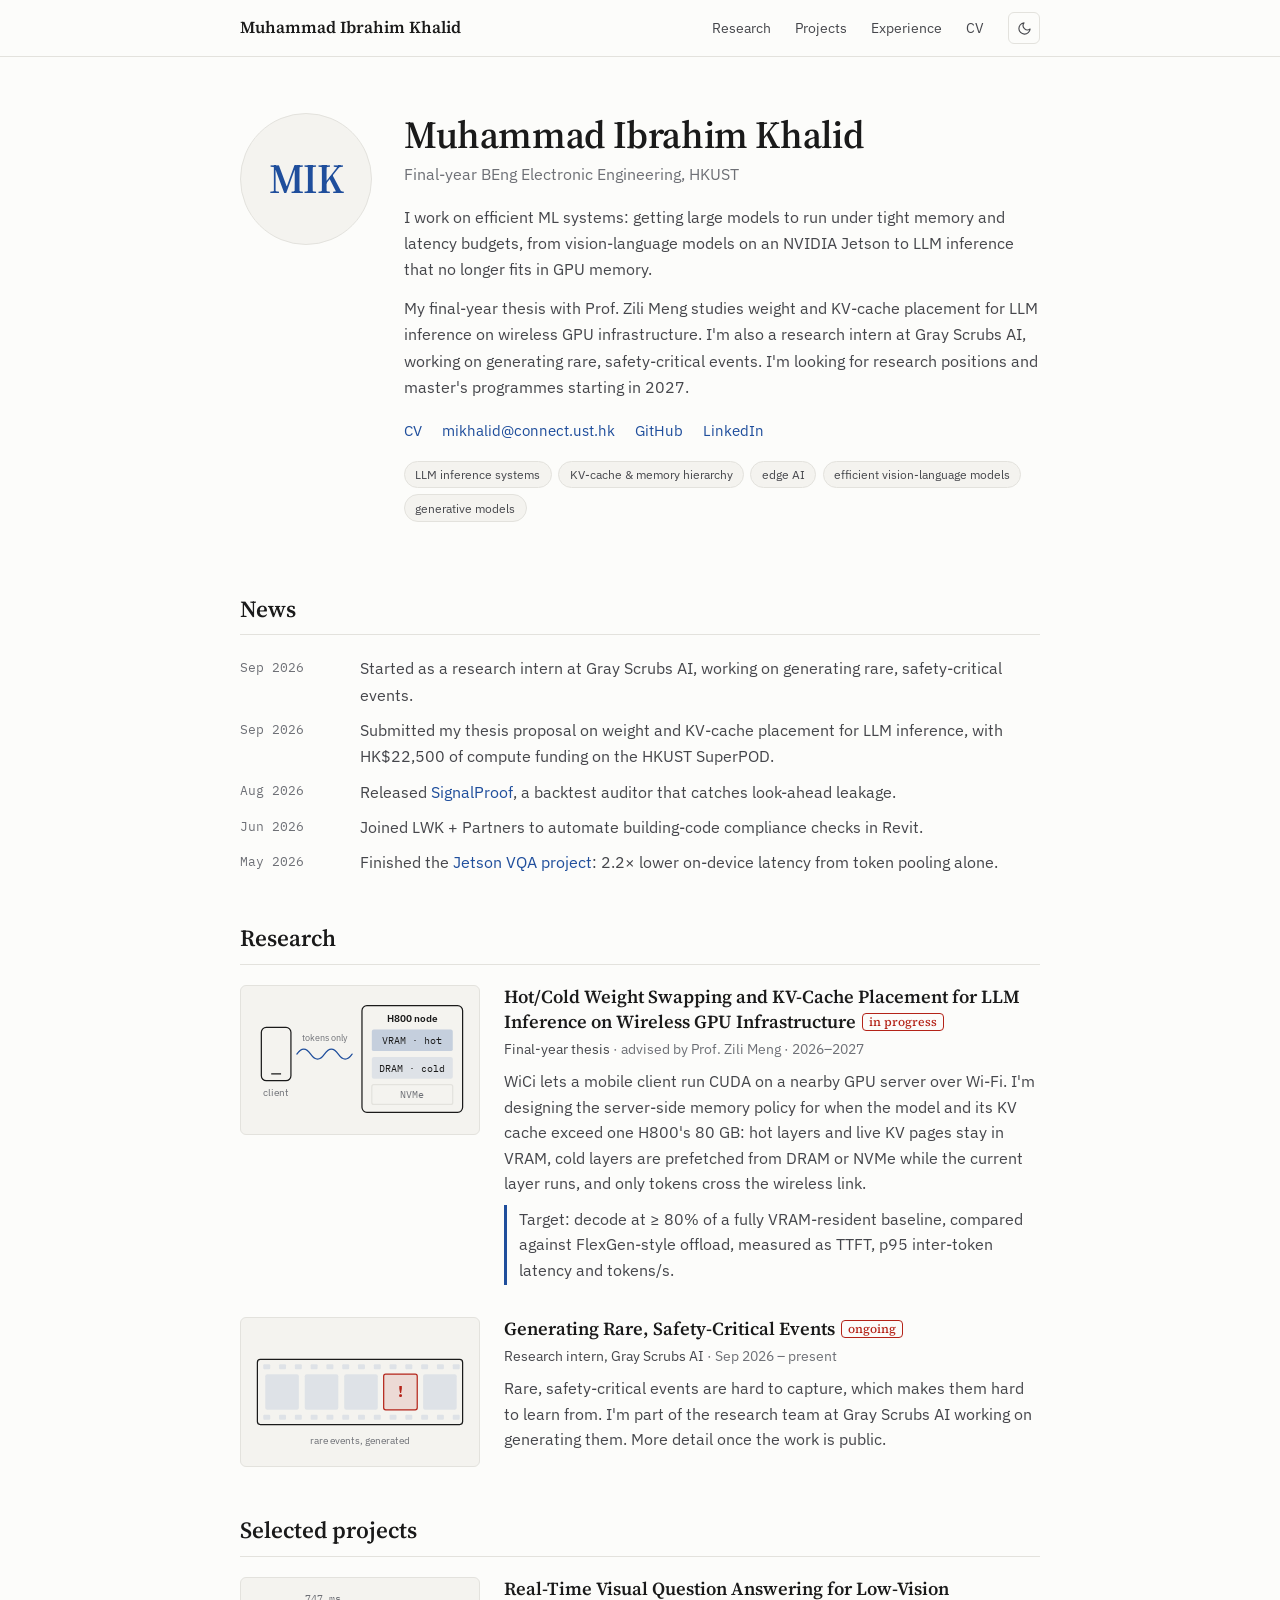
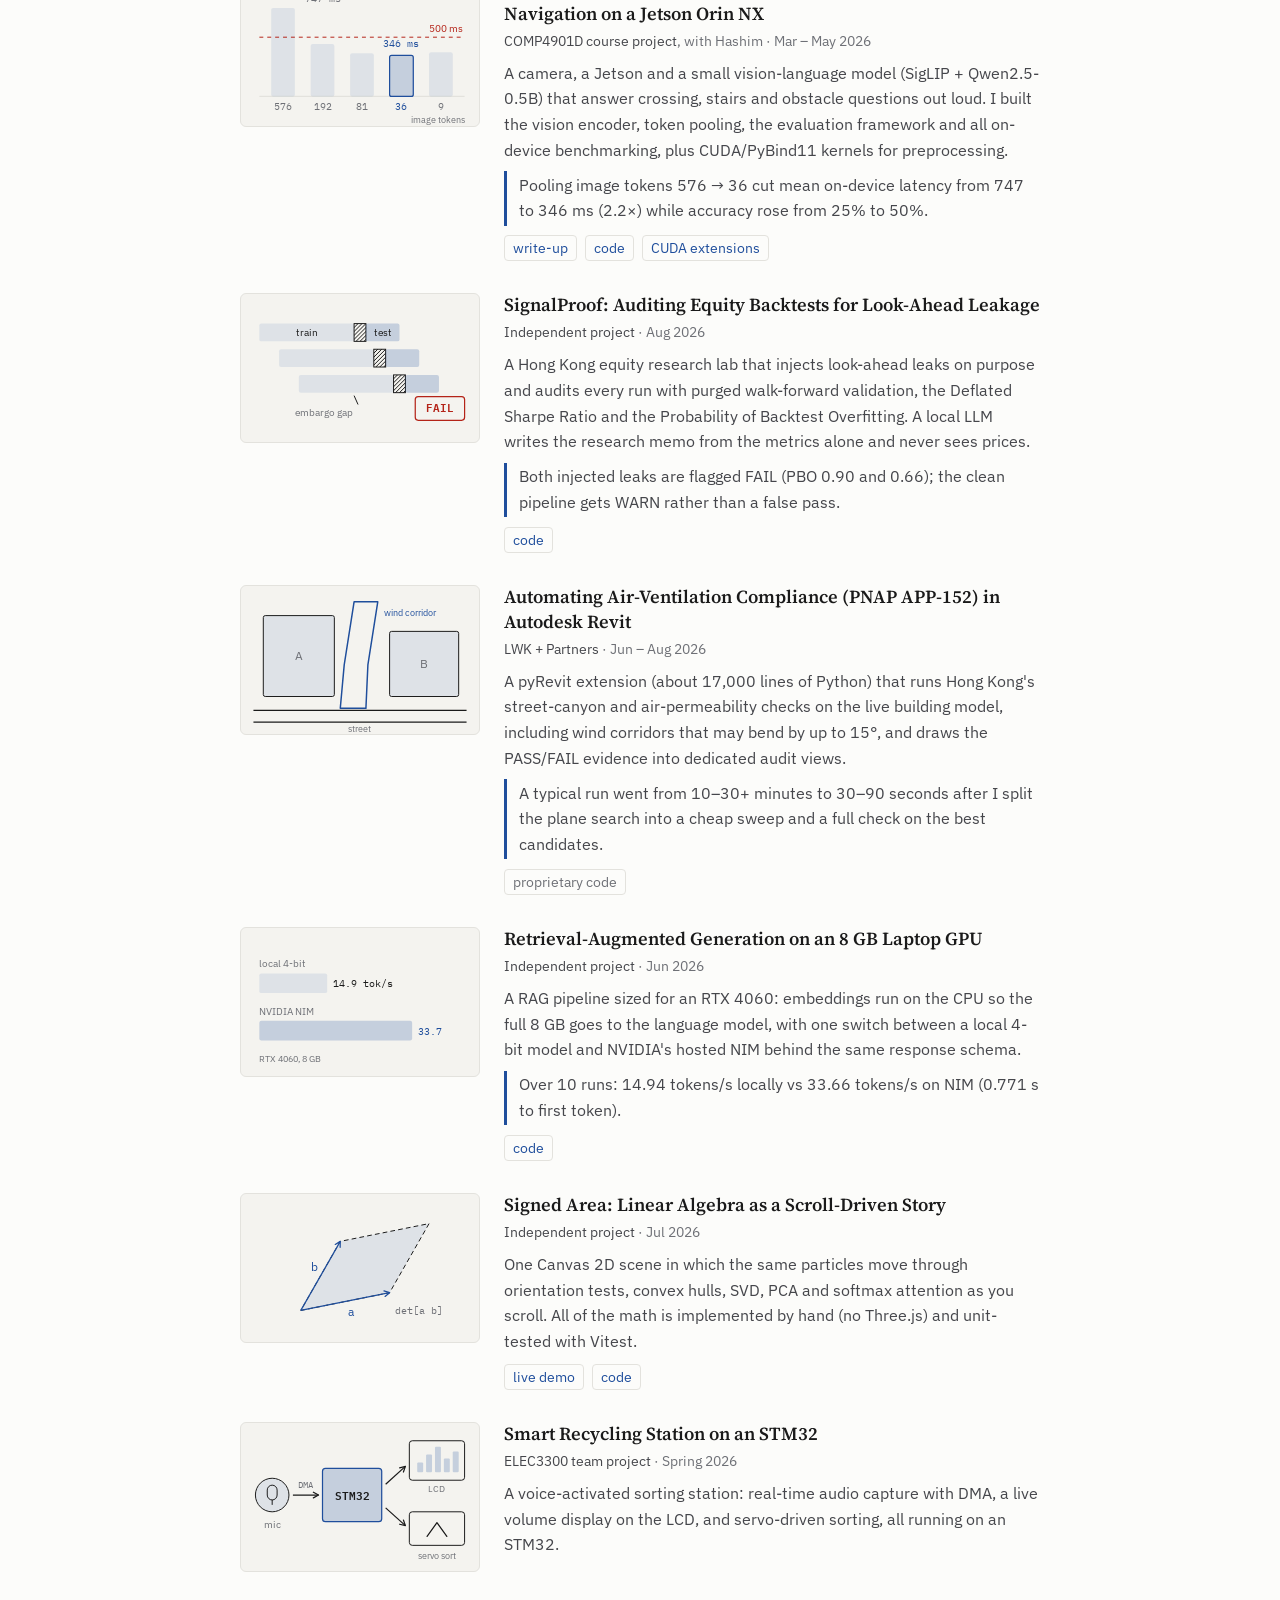
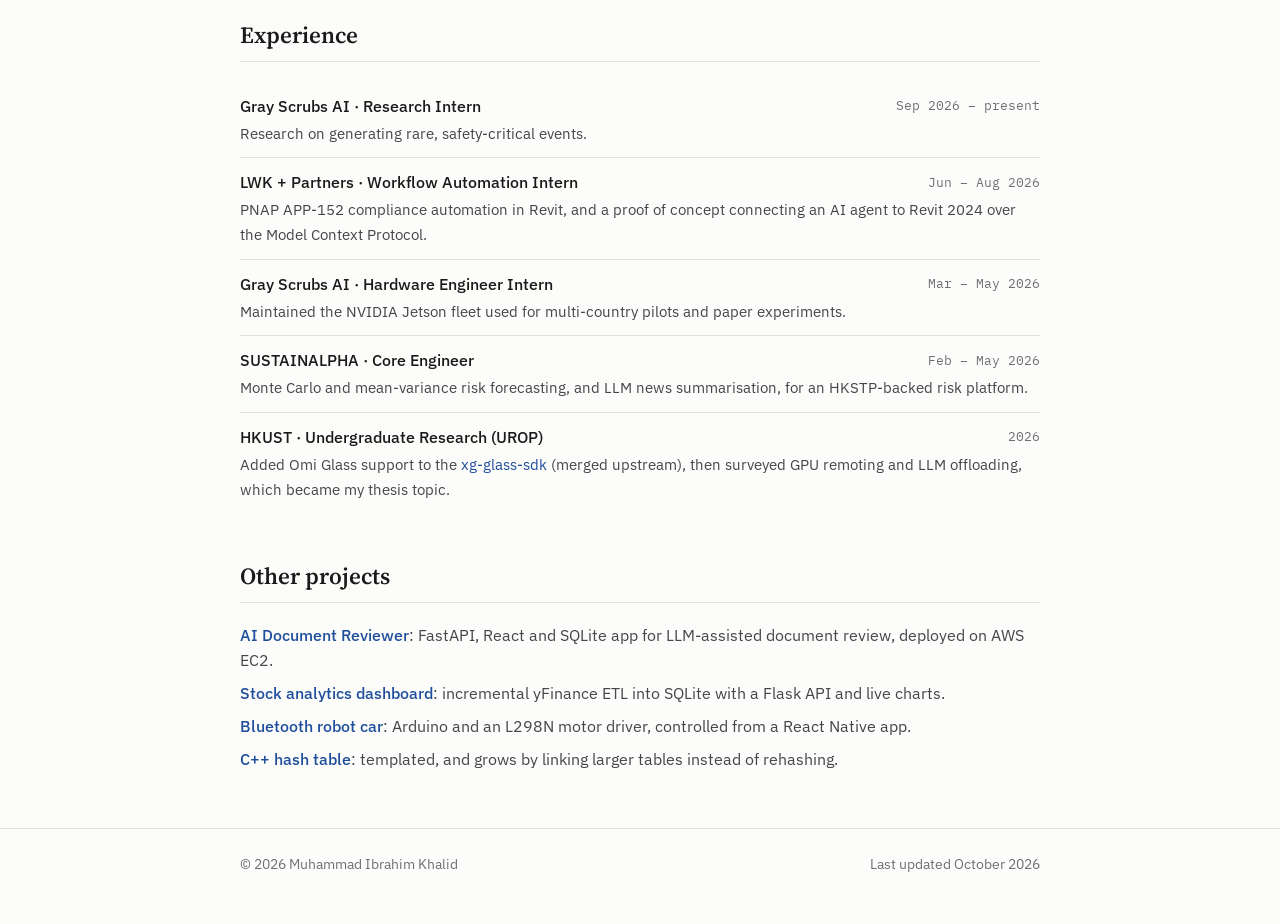
<file: index.html>
<!DOCTYPE html>
<html lang="en">
<head>
    <meta charset="UTF-8">
    <meta name="viewport" content="width=device-width, initial-scale=1.0">
    <title>Muhammad Ibrahim Khalid</title>
    <meta name="description" content="Muhammad Ibrahim Khalid, final-year Electronic Engineering student at HKUST working on efficient ML systems: LLM inference memory, edge AI on NVIDIA Jetson, and generating rare, safety-critical events.">
    <script>
        try {
            var saved = localStorage.getItem('ibr-theme');
            if (saved === 'light' || saved === 'dark') document.documentElement.setAttribute('data-theme', saved);
        } catch (e) {}
    </script>
    <link rel="preconnect" href="https://fonts.googleapis.com">
    <link rel="preconnect" href="https://fonts.gstatic.com" crossorigin>
    <link href="https://fonts.googleapis.com/css2?family=IBM+Plex+Mono:wght@400;500&family=IBM+Plex+Sans:wght@400;500;600&family=Source+Serif+4:opsz,wght@8..60,600&display=swap" rel="stylesheet">
    <link rel="stylesheet" href="assets/css/site.css">
    <link rel="icon" href="data:image/svg+xml,<svg xmlns='http://www.w3.org/2000/svg' viewBox='0 0 32 32'><circle cx='16' cy='16' r='15' fill='%231F4E9C'/><text x='16' y='21' font-size='12' font-family='Georgia,serif' font-weight='600' fill='white' text-anchor='middle'>MIK</text></svg>">
</head>
<body>
    <header class="topbar">
        <div class="wrap">
            <a href="./" class="brand">Muhammad Ibrahim Khalid</a>
            <nav class="topnav" aria-label="Main">
                <a href="#research">Research</a>
                <a href="#projects">Projects</a>
                <a href="#experience" class="hide-sm">Experience</a>
                <a href="assets/Ibrahim_Khalid_CV.pdf">CV</a>
                <button class="theme-toggle" id="theme-toggle" type="button" aria-label="Switch between light and dark">
                    <svg width="15" height="15" viewBox="0 0 24 24" fill="none" stroke="currentColor" stroke-width="1.8" stroke-linecap="round" stroke-linejoin="round" aria-hidden="true"></svg>
                </button>
            </nav>
        </div>
    </header>

    <main class="wrap">
        <section class="intro">
            <div class="monogram" aria-hidden="true">MIK</div>
            <div>
                <h1>Muhammad Ibrahim Khalid</h1>
                <p class="role">Final-year BEng Electronic Engineering, HKUST</p>
                <div class="bio">
                    <p>
                        I work on efficient ML systems: getting large models to run under tight memory and latency budgets,
                        from vision-language models on an NVIDIA Jetson to LLM inference that no longer fits in GPU memory.
                    </p>
                    <p>
                        My final-year thesis with Prof. Zili Meng studies weight and KV-cache placement for LLM inference on wireless GPU infrastructure.
                        I'm also a research intern at Gray Scrubs AI, working on generating rare, safety-critical events.
                        I'm looking for research positions and master's programmes starting in 2027.
                    </p>
                </div>
                <div class="links">
                    <a href="assets/Ibrahim_Khalid_CV.pdf">CV</a>
                    <a href="mailto:mikhalid@connect.ust.hk">mikhalid@connect.ust.hk</a>
                    <a href="https://github.com/1brah1" target="_blank" rel="noopener noreferrer">GitHub</a>
                    <a href="https://www.linkedin.com/in/muhammad-ibrahim-khalid-475621382/" target="_blank" rel="noopener noreferrer">LinkedIn</a>
                </div>
                <div class="interests" aria-label="Research interests">
                    <span class="chip">LLM inference systems</span>
                    <span class="chip">KV-cache &amp; memory hierarchy</span>
                    <span class="chip">edge AI</span>
                    <span class="chip">efficient vision-language models</span>
                    <span class="chip">generative models</span>
                </div>
            </div>
        </section>

        <section class="block" aria-labelledby="news-title">
            <h2 id="news-title">News</h2>
            <ul class="news">
                <li><time datetime="2026-09">Sep 2026</time><span>Started as a research intern at Gray Scrubs AI, working on generating rare, safety-critical events.</span></li>
                <li><time datetime="2026-09-25">Sep 2026</time><span>Submitted my thesis proposal on weight and KV-cache placement for LLM inference, with HK$22,500 of compute funding on the HKUST SuperPOD.</span></li>
                <li><time datetime="2026-08">Aug 2026</time><span>Released <a href="https://github.com/1brah1/SignalProof" target="_blank" rel="noopener noreferrer">SignalProof</a>, a backtest auditor that catches look-ahead leakage.</span></li>
                <li><time datetime="2026-06">Jun 2026</time><span>Joined LWK + Partners to automate building-code compliance checks in Revit.</span></li>
                <li><time datetime="2026-05">May 2026</time><span>Finished the <a href="jetson/">Jetson VQA project</a>: 2.2× lower on-device latency from token pooling alone.</span></li>
            </ul>
        </section>

        <section class="block" id="research" aria-labelledby="research-title">
            <h2 id="research-title">Research</h2>
            <ul class="items">
                <li class="item">
                    <div class="thumb" data-diagram="thesis" aria-label="A client sends only tokens over Wi-Fi to an H800 node whose memory is split into VRAM, DRAM and NVMe tiers"></div>
                    <div>
                        <h3>Hot/Cold Weight Swapping and KV-Cache Placement for LLM Inference on Wireless GPU Infrastructure<span class="status">in progress</span></h3>
                        <p class="byline"><em>Final-year thesis</em> · advised by Prof. Zili Meng · 2026–2027</p>
                        <p>
                            WiCi lets a mobile client run CUDA on a nearby GPU server over Wi-Fi. I'm designing the server-side memory policy for when the model and its KV cache exceed one H800's 80 GB:
                            hot layers and live KV pages stay in VRAM, cold layers are prefetched from DRAM or NVMe while the current layer runs, and only tokens cross the wireless link.
                        </p>
                        <p class="result">Target: decode at ≥ 80% of a fully VRAM-resident baseline, compared against FlexGen-style offload, measured as TTFT, p95 inter-token latency and tokens/s.</p>
                    </div>
                </li>
                <li class="item">
                    <div class="thumb" data-diagram="rareVideo" aria-label="A strip of frames with one highlighted frame, standing for a rare event"></div>
                    <div>
                        <h3>Generating Rare, Safety-Critical Events<span class="status">ongoing</span></h3>
                        <p class="byline"><em>Research intern, Gray Scrubs AI</em> · Sep 2026 – present</p>
                        <p>
                            Rare, safety-critical events are hard to capture, which makes them hard to learn from.
                            I'm part of the research team at Gray Scrubs AI working on generating them. More detail once the work is public.
                        </p>
                    </div>
                </li>
            </ul>
        </section>

        <section class="block" id="projects" aria-labelledby="projects-title">
            <h2 id="projects-title">Selected projects</h2>
            <ul class="items">
                <li class="item">
                    <a class="thumb" href="jetson/" data-diagram="jetsonThumb" aria-label="Bar chart of mean latency by image-token count, with 36 tokens the fastest"></a>
                    <div>
                        <h3><a href="jetson/">Real-Time Visual Question Answering for Low-Vision Navigation on a Jetson Orin NX</a></h3>
                        <p class="byline"><em>COMP4901D course project</em>, with Hashim · Mar – May 2026</p>
                        <p>
                            A camera, a Jetson and a small vision-language model (SigLIP + Qwen2.5-0.5B) that answer crossing, stairs and obstacle questions out loud.
                            I built the vision encoder, token pooling, the evaluation framework and all on-device benchmarking, plus CUDA/PyBind11 kernels for preprocessing.
                        </p>
                        <p class="result">Pooling image tokens 576 → 36 cut mean on-device latency from 747 to 346 ms (2.2×) while accuracy rose from 25% to 50%.</p>
                        <div class="item-links">
                            <a href="jetson/">write-up</a>
                            <a href="https://github.com/1brah1/VQA_Project-COMP4901D-" target="_blank" rel="noopener noreferrer">code</a>
                            <a href="https://github.com/1brah1/jetson-vqa-cpp-extensions" target="_blank" rel="noopener noreferrer">CUDA extensions</a>
                        </div>
                    </div>
                </li>
                <li class="item">
                    <div class="thumb" data-diagram="signalproof" aria-label="Walk-forward train and test windows separated by an embargo gap, ending in a FAIL verdict"></div>
                    <div>
                        <h3><a href="https://github.com/1brah1/SignalProof" target="_blank" rel="noopener noreferrer">SignalProof: Auditing Equity Backtests for Look-Ahead Leakage</a></h3>
                        <p class="byline"><em>Independent project</em> · Aug 2026</p>
                        <p>
                            A Hong Kong equity research lab that injects look-ahead leaks on purpose and audits every run with purged walk-forward validation, the Deflated Sharpe Ratio and the Probability of Backtest Overfitting.
                            A local LLM writes the research memo from the metrics alone and never sees prices.
                        </p>
                        <p class="result">Both injected leaks are flagged FAIL (PBO 0.90 and 0.66); the clean pipeline gets WARN rather than a false pass.</p>
                        <div class="item-links"><a href="https://github.com/1brah1/SignalProof" target="_blank" rel="noopener noreferrer">code</a></div>
                    </div>
                </li>
                <li class="item">
                    <div class="thumb" data-diagram="sbd" aria-label="Plan view of two towers with a wind corridor between them"></div>
                    <div>
                        <h3>Automating Air-Ventilation Compliance (PNAP APP-152) in Autodesk Revit</h3>
                        <p class="byline"><em>LWK + Partners</em> · Jun – Aug 2026</p>
                        <p>
                            A pyRevit extension (about 17,000 lines of Python) that runs Hong Kong's street-canyon and air-permeability checks on the live building model,
                            including wind corridors that may bend by up to 15°, and draws the PASS/FAIL evidence into dedicated audit views.
                        </p>
                        <p class="result">A typical run went from 10–30+ minutes to 30–90 seconds after I split the plane search into a cheap sweep and a full check on the best candidates.</p>
                        <div class="item-links"><span>proprietary code</span></div>
                    </div>
                </li>
                <li class="item">
                    <div class="thumb" data-diagram="rag" aria-label="Throughput: 14.9 tokens per second locally versus 33.7 on NVIDIA NIM"></div>
                    <div>
                        <h3><a href="https://github.com/1brah1/RAG_PROTOTYPE" target="_blank" rel="noopener noreferrer">Retrieval-Augmented Generation on an 8 GB Laptop GPU</a></h3>
                        <p class="byline"><em>Independent project</em> · Jun 2026</p>
                        <p>
                            A RAG pipeline sized for an RTX 4060: embeddings run on the CPU so the full 8 GB goes to the language model,
                            with one switch between a local 4-bit model and NVIDIA's hosted NIM behind the same response schema.
                        </p>
                        <p class="result">Over 10 runs: 14.94 tokens/s locally vs 33.66 tokens/s on NIM (0.771 s to first token).</p>
                        <div class="item-links"><a href="https://github.com/1brah1/RAG_PROTOTYPE" target="_blank" rel="noopener noreferrer">code</a></div>
                    </div>
                </li>
                <li class="item">
                    <a class="thumb" href="https://1brah1.github.io/signed-area/" target="_blank" rel="noopener noreferrer" data-diagram="signed" aria-label="Two vectors spanning a parallelogram"></a>
                    <div>
                        <h3><a href="https://1brah1.github.io/signed-area/" target="_blank" rel="noopener noreferrer">Signed Area: Linear Algebra as a Scroll-Driven Story</a></h3>
                        <p class="byline"><em>Independent project</em> · Jul 2026</p>
                        <p>
                            One Canvas 2D scene in which the same particles move through orientation tests, convex hulls, SVD, PCA and softmax attention as you scroll.
                            All of the math is implemented by hand (no Three.js) and unit-tested with Vitest.
                        </p>
                        <div class="item-links">
                            <a href="https://1brah1.github.io/signed-area/" target="_blank" rel="noopener noreferrer">live demo</a>
                            <a href="https://github.com/1brah1/signed-area" target="_blank" rel="noopener noreferrer">code</a>
                        </div>
                    </div>
                </li>
                <li class="item">
                    <div class="thumb" data-diagram="recycle" aria-label="A microphone feeding an STM32, which drives an LCD volume display and a sorting servo"></div>
                    <div>
                        <h3>Smart Recycling Station on an STM32</h3>
                        <p class="byline"><em>ELEC3300 team project</em> · Spring 2026</p>
                        <p>
                            A voice-activated sorting station: real-time audio capture with DMA, a live volume display on the LCD,
                            and servo-driven sorting, all running on an STM32.
                        </p>
                    </div>
                </li>
            </ul>
        </section>

        <section class="block" id="experience" aria-labelledby="experience-title">
            <h2 id="experience-title">Experience</h2>
            <ul class="exp">
                <li><span class="org">Gray Scrubs AI · Research Intern</span><span class="when">Sep 2026 – present</span><span class="desc">Research on generating rare, safety-critical events.</span></li>
                <li><span class="org">LWK + Partners · Workflow Automation Intern</span><span class="when">Jun – Aug 2026</span><span class="desc">PNAP APP-152 compliance automation in Revit, and a proof of concept connecting an AI agent to Revit 2024 over the Model Context Protocol.</span></li>
                <li><span class="org">Gray Scrubs AI · Hardware Engineer Intern</span><span class="when">Mar – May 2026</span><span class="desc">Maintained the NVIDIA Jetson fleet used for multi-country pilots and paper experiments.</span></li>
                <li><span class="org">SUSTAINALPHA · Core Engineer</span><span class="when">Feb – May 2026</span><span class="desc">Monte Carlo and mean-variance risk forecasting, and LLM news summarisation, for an HKSTP-backed risk platform.</span></li>
                <li><span class="org">HKUST · Undergraduate Research (UROP)</span><span class="when">2026</span><span class="desc">Added Omi Glass support to the <a href="https://github.com/hkust-spark/xg-glass-sdk" target="_blank" rel="noopener noreferrer">xg-glass-sdk</a> (merged upstream), then surveyed GPU remoting and LLM offloading, which became my thesis topic.</span></li>
            </ul>
        </section>

        <section class="block" aria-labelledby="other-title">
            <h2 id="other-title">Other projects</h2>
            <ul class="other">
                <li><a href="https://1brah1.github.io/cs_stuff/ai-reviewer/">AI Document Reviewer</a>: FastAPI, React and SQLite app for LLM-assisted document review, deployed on AWS EC2.</li>
                <li><a href="https://1brah1.github.io/cs_stuff/stock-portfolio.html">Stock analytics dashboard</a>: incremental yFinance ETL into SQLite with a Flask API and live charts.</li>
                <li><a href="https://1brah1.github.io/cs_stuff/bluetooth_robot_car/website/index.html">Bluetooth robot car</a>: Arduino and an L298N motor driver, controlled from a React Native app.</li>
                <li><a href="https://github.com/1brah1/cs_stuff/tree/main/hashtable_implementation" target="_blank" rel="noopener noreferrer">C++ hash table</a>: templated, and grows by linking larger tables instead of rehashing.</li>
            </ul>
        </section>
    </main>

    <footer class="footer">
        <div class="wrap">
            <span>© 2026 Muhammad Ibrahim Khalid</span>
            <span>Last updated October 2026</span>
        </div>
    </footer>

    <script src="assets/js/diagrams.js"></script>
    <script src="assets/js/main.js"></script>
</body>
</html>
</file>
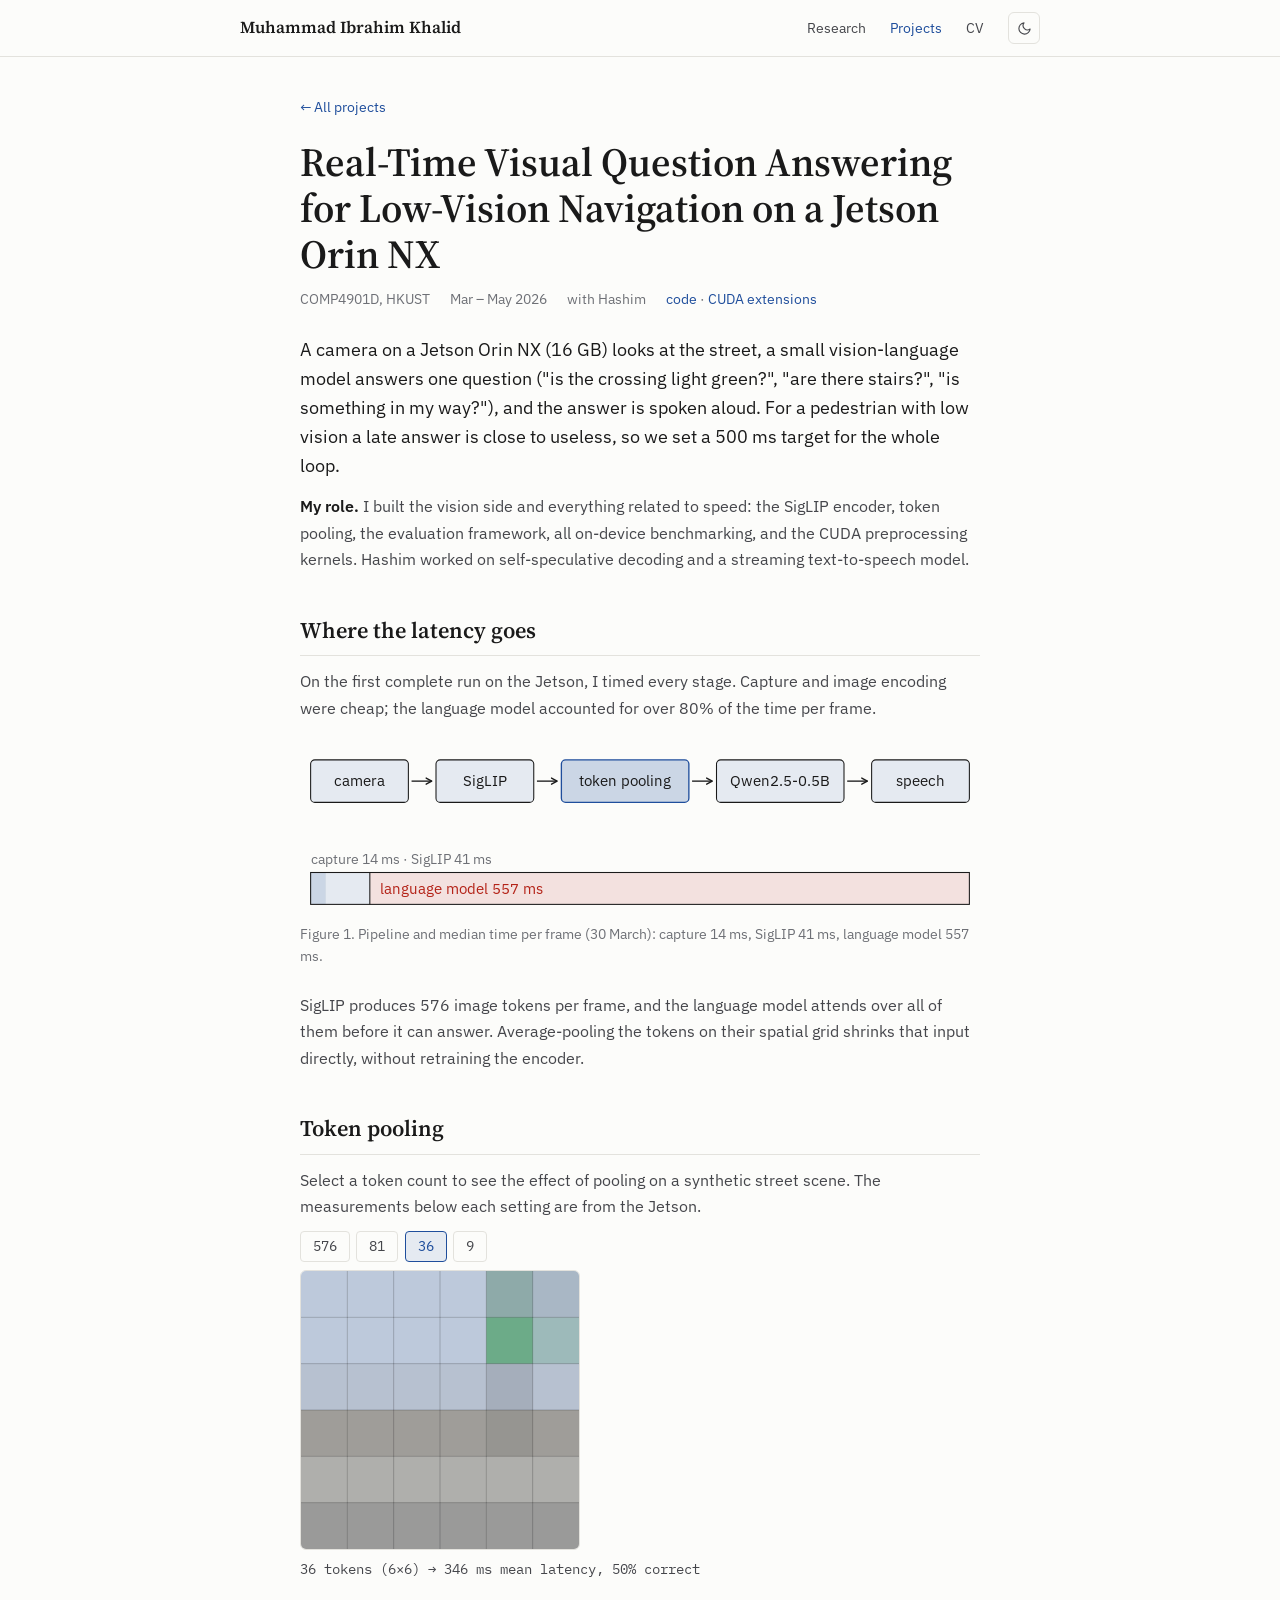
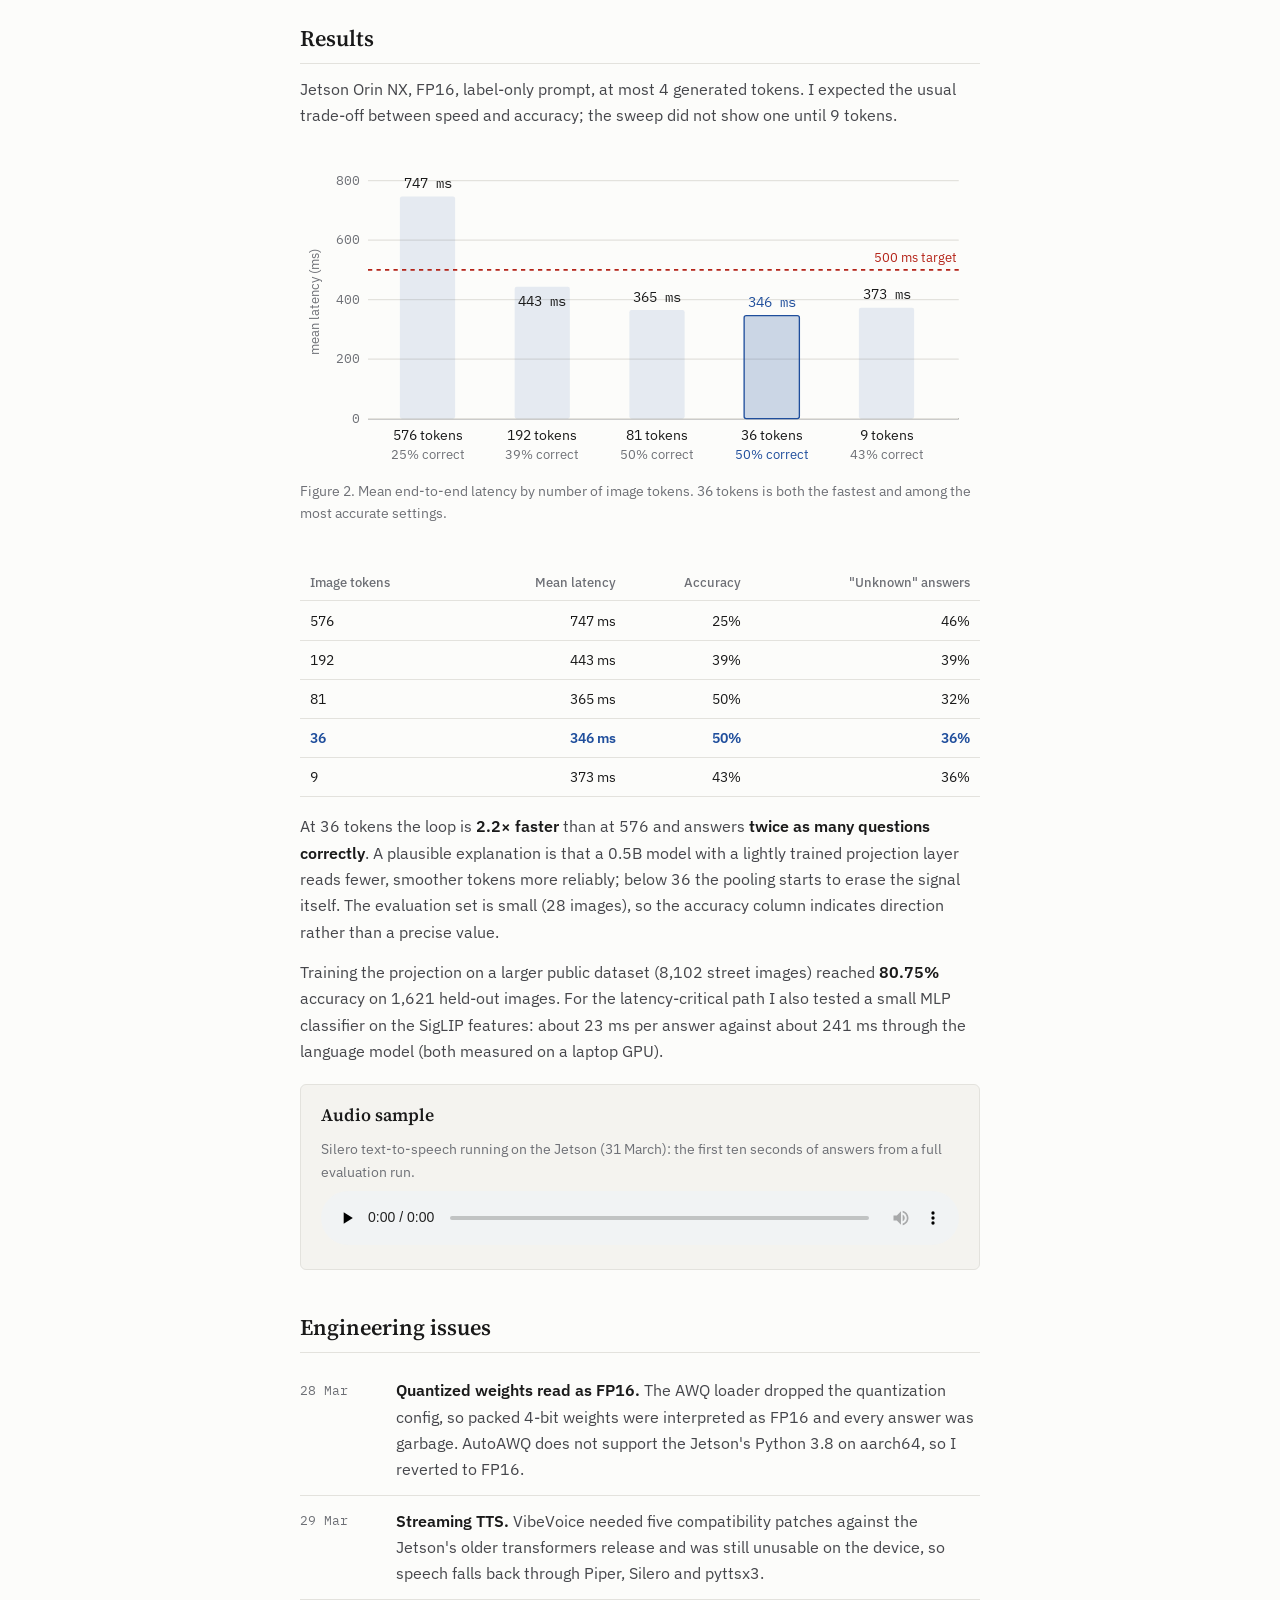
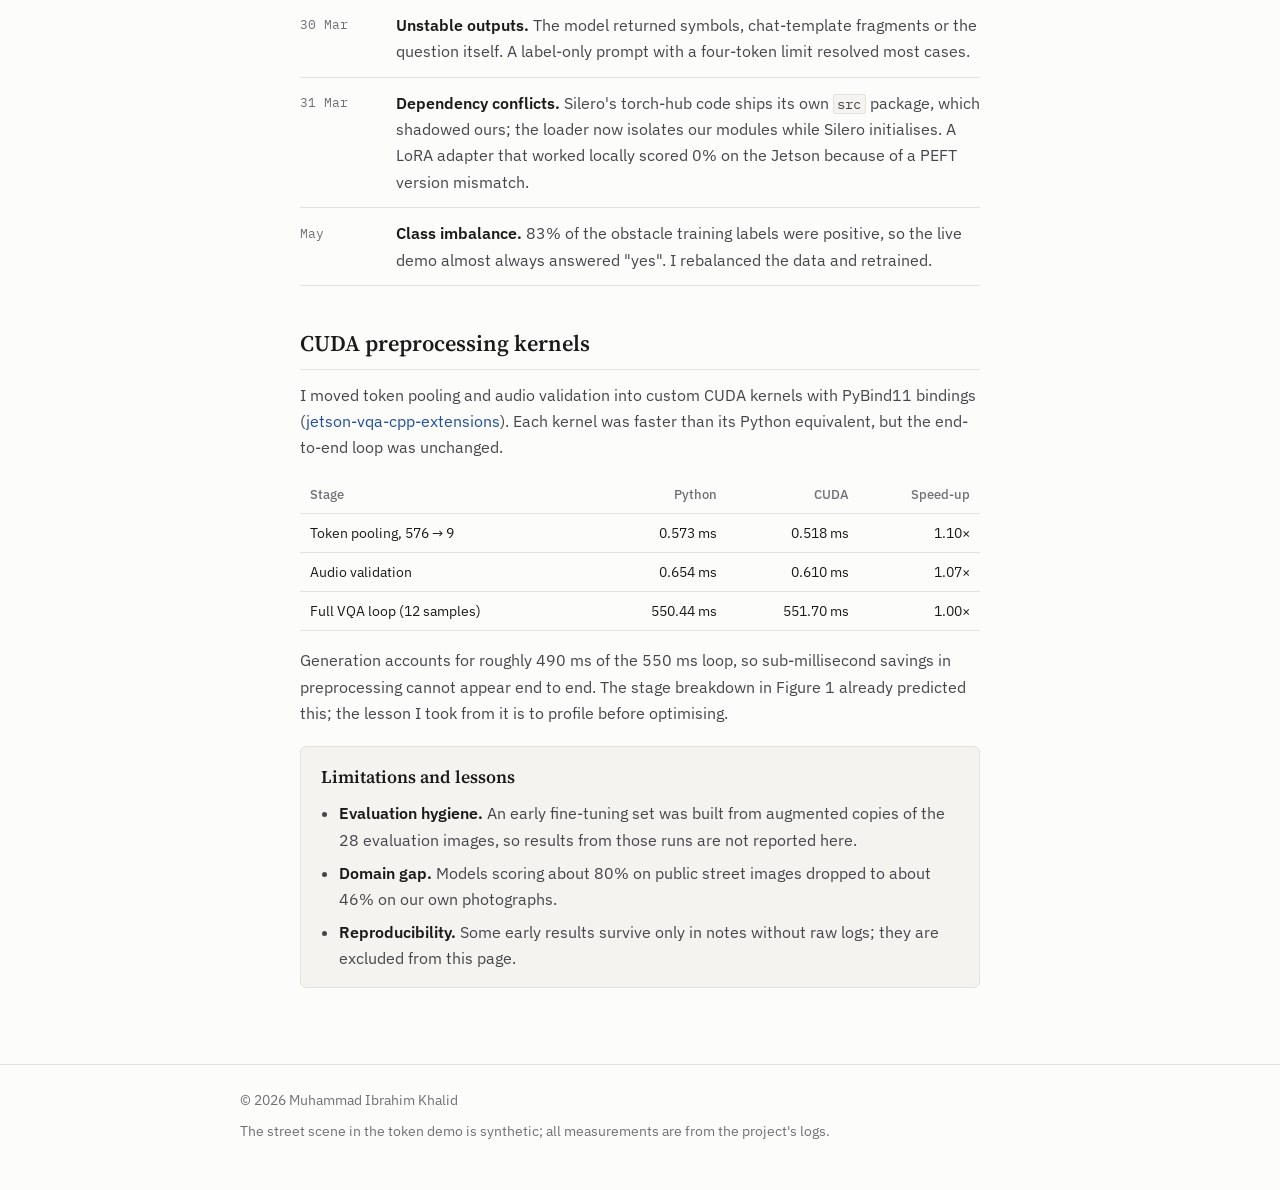
<file: jetson/index.html>
<!DOCTYPE html>
<html lang="en">
<head>
    <meta charset="UTF-8">
    <meta name="viewport" content="width=device-width, initial-scale=1.0">
    <title>Jetson VQA · Muhammad Ibrahim Khalid</title>
    <meta name="description" content="A low-vision navigation assistant running a vision-language model on a Jetson Orin NX: where the latency goes, the token-pooling sweep, engineering issues and lessons.">
    <script>
        try {
            var saved = localStorage.getItem('ibr-theme');
            if (saved === 'light' || saved === 'dark') document.documentElement.setAttribute('data-theme', saved);
        } catch (e) {}
    </script>
    <link rel="preconnect" href="https://fonts.googleapis.com">
    <link rel="preconnect" href="https://fonts.gstatic.com" crossorigin>
    <link href="https://fonts.googleapis.com/css2?family=IBM+Plex+Mono:wght@400;500&family=IBM+Plex+Sans:wght@400;500;600&family=Source+Serif+4:opsz,wght@8..60,600&display=swap" rel="stylesheet">
    <link rel="stylesheet" href="../assets/css/site.css">
    <link rel="icon" href="data:image/svg+xml,<svg xmlns='http://www.w3.org/2000/svg' viewBox='0 0 32 32'><circle cx='16' cy='16' r='15' fill='%231F4E9C'/><text x='16' y='21' font-size='12' font-family='Georgia,serif' font-weight='600' fill='white' text-anchor='middle'>MIK</text></svg>">
</head>
<body>
    <header class="topbar">
        <div class="wrap">
            <a href="../" class="brand">Muhammad Ibrahim Khalid</a>
            <nav class="topnav" aria-label="Main">
                <a href="../#research">Research</a>
                <a href="../#projects" aria-current="page">Projects</a>
                <a href="../assets/Ibrahim_Khalid_CV.pdf">CV</a>
                <button class="theme-toggle" id="theme-toggle" type="button" aria-label="Switch between light and dark">
                    <svg width="15" height="15" viewBox="0 0 24 24" fill="none" stroke="currentColor" stroke-width="1.8" stroke-linecap="round" stroke-linejoin="round" aria-hidden="true"></svg>
                </button>
            </nav>
        </div>
    </header>

    <main class="case">
        <a class="back" href="../#projects">← All projects</a>

        <h1>Real-Time Visual Question Answering for Low-Vision Navigation on a Jetson Orin NX</h1>
        <div class="meta">
            <span>COMP4901D, HKUST</span>
            <span>Mar – May 2026</span>
            <span>with Hashim</span>
            <span>
                <a href="https://github.com/1brah1/VQA_Project-COMP4901D-" target="_blank" rel="noopener noreferrer">code</a> ·
                <a href="https://github.com/1brah1/jetson-vqa-cpp-extensions" target="_blank" rel="noopener noreferrer">CUDA extensions</a>
            </span>
        </div>

        <p class="lead">
            A camera on a Jetson Orin NX (16 GB) looks at the street, a small vision-language model answers one question
            ("is the crossing light green?", "are there stairs?", "is something in my way?"), and the answer is spoken aloud.
            For a pedestrian with low vision a late answer is close to useless, so we set a 500 ms target for the whole loop.
        </p>
        <p>
            <strong>My role.</strong> I built the vision side and everything related to speed: the SigLIP encoder, token pooling, the evaluation framework,
            all on-device benchmarking, and the CUDA preprocessing kernels. Hashim worked on self-speculative decoding and a streaming text-to-speech model.
        </p>

        <h2>Where the latency goes</h2>
        <p>
            On the first complete run on the Jetson, I timed every stage. Capture and image encoding were cheap; the language model accounted for over 80% of the time per frame.
        </p>
        <figure class="fig wide">
            <div data-diagram="vqaPipeline" data-viewbox="0 0 640 160" aria-label="Pipeline from camera through SigLIP, token pooling and Qwen2.5-0.5B to speech, with a time bar dominated by the language model"></div>
            <figcaption>Figure 1. Pipeline and median time per frame (30 March): capture 14 ms, SigLIP 41 ms, language model 557 ms.</figcaption>
        </figure>
        <p>
            SigLIP produces 576 image tokens per frame, and the language model attends over all of them before it can answer.
            Average-pooling the tokens on their spatial grid shrinks that input directly, without retraining the encoder.
        </p>

        <h2>Token pooling</h2>
        <p>Select a token count to see the effect of pooling on a synthetic street scene. The measurements below each setting are from the Jetson.</p>
        <div class="token-toggle" role="group" aria-label="Number of image tokens">
            <button type="button" value="576" aria-pressed="false">576</button>
            <button type="button" value="81" aria-pressed="false">81</button>
            <button type="button" value="36" aria-pressed="true">36</button>
            <button type="button" value="9" aria-pressed="false">9</button>
        </div>
        <div class="token-grid" id="token-grid">
            <svg viewBox="0 0 300 300" role="img" aria-label="A synthetic street scene shown as a grid of averaged tokens"></svg>
        </div>
        <p class="readout" id="token-readout" aria-live="polite">36 tokens (6×6) → 346 ms mean latency, 50% correct</p>

        <h2>Results</h2>
        <p>
            Jetson Orin NX, FP16, label-only prompt, at most 4 generated tokens. I expected the usual trade-off between speed and accuracy; the sweep did not show one until 9 tokens.
        </p>
        <figure class="fig wide">
            <div data-diagram="sweep" data-viewbox="0 0 640 300" aria-label="Bar chart of mean latency by token count against a 500 millisecond target"></div>
            <figcaption>Figure 2. Mean end-to-end latency by number of image tokens. 36 tokens is both the fastest and among the most accurate settings.</figcaption>
        </figure>
        <div class="table-scroll">
            <table class="data-table">
                <thead>
                    <tr><th>Image tokens</th><th>Mean latency</th><th>Accuracy</th><th>"Unknown" answers</th></tr>
                </thead>
                <tbody>
                    <tr><td>576</td><td>747 ms</td><td>25%</td><td>46%</td></tr>
                    <tr><td>192</td><td>443 ms</td><td>39%</td><td>39%</td></tr>
                    <tr><td>81</td><td>365 ms</td><td>50%</td><td>32%</td></tr>
                    <tr class="best"><td>36</td><td>346 ms</td><td>50%</td><td>36%</td></tr>
                    <tr><td>9</td><td>373 ms</td><td>43%</td><td>36%</td></tr>
                </tbody>
            </table>
        </div>
        <p>
            At 36 tokens the loop is <strong>2.2× faster</strong> than at 576 and answers <strong>twice as many questions correctly</strong>.
            A plausible explanation is that a 0.5B model with a lightly trained projection layer reads fewer, smoother tokens more reliably; below 36 the pooling starts to erase the signal itself.
            The evaluation set is small (28 images), so the accuracy column indicates direction rather than a precise value.
        </p>
        <p>
            Training the projection on a larger public dataset (8,102 street images) reached <strong>80.75%</strong> accuracy on 1,621 held-out images.
            For the latency-critical path I also tested a small MLP classifier on the SigLIP features: about 23 ms per answer against about 241 ms through the language model (both measured on a laptop GPU).
        </p>

        <div class="panel">
            <h3>Audio sample</h3>
            <p class="small">Silero text-to-speech running on the Jetson (31 March): the first ten seconds of answers from a full evaluation run.</p>
            <audio controls preload="none" src="../assets/audio/jetson-says.wav">Your browser cannot play this audio clip.</audio>
        </div>

        <h2>Engineering issues</h2>
        <ol class="timeline">
            <li><time datetime="2026-03-28">28 Mar</time><div><strong>Quantized weights read as FP16.</strong> The AWQ loader dropped the quantization config, so packed 4-bit weights were interpreted as FP16 and every answer was garbage. AutoAWQ does not support the Jetson's Python 3.8 on aarch64, so I reverted to FP16.</div></li>
            <li><time datetime="2026-03-29">29 Mar</time><div><strong>Streaming TTS.</strong> VibeVoice needed five compatibility patches against the Jetson's older transformers release and was still unusable on the device, so speech falls back through Piper, Silero and pyttsx3.</div></li>
            <li><time datetime="2026-03-30">30 Mar</time><div><strong>Unstable outputs.</strong> The model returned symbols, chat-template fragments or the question itself. A label-only prompt with a four-token limit resolved most cases.</div></li>
            <li><time datetime="2026-03-31">31 Mar</time><div><strong>Dependency conflicts.</strong> Silero's torch-hub code ships its own <code>src</code> package, which shadowed ours; the loader now isolates our modules while Silero initialises. A LoRA adapter that worked locally scored 0% on the Jetson because of a PEFT version mismatch.</div></li>
            <li><time datetime="2026-05-07">May</time><div><strong>Class imbalance.</strong> 83% of the obstacle training labels were positive, so the live demo almost always answered "yes". I rebalanced the data and retrained.</div></li>
        </ol>

        <h2>CUDA preprocessing kernels</h2>
        <p>
            I moved token pooling and audio validation into custom CUDA kernels with PyBind11 bindings
            (<a href="https://github.com/1brah1/jetson-vqa-cpp-extensions" target="_blank" rel="noopener noreferrer">jetson-vqa-cpp-extensions</a>).
            Each kernel was faster than its Python equivalent, but the end-to-end loop was unchanged.
        </p>
        <div class="table-scroll">
            <table class="data-table">
                <thead><tr><th>Stage</th><th>Python</th><th>CUDA</th><th>Speed-up</th></tr></thead>
                <tbody>
                    <tr><td>Token pooling, 576 → 9</td><td>0.573 ms</td><td>0.518 ms</td><td>1.10×</td></tr>
                    <tr><td>Audio validation</td><td>0.654 ms</td><td>0.610 ms</td><td>1.07×</td></tr>
                    <tr><td>Full VQA loop (12 samples)</td><td>550.44 ms</td><td>551.70 ms</td><td>1.00×</td></tr>
                </tbody>
            </table>
        </div>
        <p>
            Generation accounts for roughly 490 ms of the 550 ms loop, so sub-millisecond savings in preprocessing cannot appear end to end.
            The stage breakdown in Figure 1 already predicted this; the lesson I took from it is to profile before optimising.
        </p>

        <div class="panel">
            <h3>Limitations and lessons</h3>
            <ul>
                <li><strong>Evaluation hygiene.</strong> An early fine-tuning set was built from augmented copies of the 28 evaluation images, so results from those runs are not reported here.</li>
                <li><strong>Domain gap.</strong> Models scoring about 80% on public street images dropped to about 46% on our own photographs.</li>
                <li><strong>Reproducibility.</strong> Some early results survive only in notes without raw logs; they are excluded from this page.</li>
            </ul>
        </div>
    </main>

    <footer class="footer">
        <div class="wrap">
            <span>© 2026 Muhammad Ibrahim Khalid</span>
            <span>The street scene in the token demo is synthetic; all measurements are from the project's logs.</span>
        </div>
    </footer>

    <script src="../assets/js/diagrams.js"></script>
    <script src="../assets/js/main.js"></script>
</body>
</html>
</file>
<file: assets/css/site.css>
/* Academic homepage. Light by default, dark when the system (or the toggle) asks for it. */

:root {
    --bg: #FCFCFA;
    --surface: #F4F3EF;
    --text: #1A1A1A;
    --text-2: #45464B;
    --muted: #6E7076;
    --rule: #E3E2DD;
    --accent: #1F4E9C;
    --accent-2: #B42318;
    --fill-soft: rgba(31, 78, 156, 0.10);
    --fill-mid: rgba(31, 78, 156, 0.22);
    --fill-warn: rgba(180, 35, 24, 0.12);

    --font-serif: 'Source Serif 4', Georgia, serif;
    --font-sans: 'IBM Plex Sans', system-ui, -apple-system, sans-serif;
    --font-mono: 'IBM Plex Mono', ui-monospace, monospace;
    --gutter: clamp(1rem, 5vw, 2.5rem);
    --measure: 880px;
}

@media (prefers-color-scheme: dark) {
    :root:not([data-theme="light"]) {
        --bg: #111316;
        --surface: #181B20;
        --text: #E9EAEC;
        --text-2: #C2C5CB;
        --muted: #8D929B;
        --rule: #2A2E35;
        --accent: #8AB4F8;
        --accent-2: #F28B82;
        --fill-soft: rgba(138, 180, 248, 0.16);
        --fill-mid: rgba(138, 180, 248, 0.34);
        --fill-warn: rgba(242, 139, 130, 0.14);
    }
}

:root[data-theme="dark"] {
    --bg: #111316;
    --surface: #181B20;
    --text: #E9EAEC;
    --text-2: #C2C5CB;
    --muted: #8D929B;
    --rule: #2A2E35;
    --accent: #8AB4F8;
    --accent-2: #F28B82;
    --fill-soft: rgba(138, 180, 248, 0.16);
    --fill-mid: rgba(138, 180, 248, 0.34);
    --fill-warn: rgba(242, 139, 130, 0.14);
}

*, *::before, *::after { box-sizing: border-box; margin: 0; padding: 0; }

html { scroll-behavior: smooth; }

body {
    font-family: var(--font-sans);
    font-size: 1rem;
    line-height: 1.65;
    color: var(--text);
    background: var(--bg);
    -webkit-font-smoothing: antialiased;
}

a { color: var(--accent); text-decoration: none; }
a:hover { text-decoration: underline; text-underline-offset: 2px; }

img { max-width: 100%; display: block; }

.wrap {
    max-width: var(--measure);
    margin: 0 auto;
    padding: 0 var(--gutter);
}

/* ——— Top bar ——— */
.topbar { border-bottom: 1px solid var(--rule); }

.topbar .wrap {
    display: flex;
    align-items: center;
    justify-content: space-between;
    gap: 1rem;
    height: 56px;
}

.brand {
    font-family: var(--font-serif);
    font-weight: 600;
    font-size: 1.05rem;
    color: var(--text);
}

.brand:hover { text-decoration: none; color: var(--accent); }

.topnav {
    display: flex;
    align-items: center;
    gap: clamp(0.75rem, 3vw, 1.5rem);
    font-size: 0.9rem;
}

.topnav a { color: var(--text-2); }
.topnav a:hover, .topnav a[aria-current="page"] { color: var(--accent); }

.theme-toggle {
    width: 32px;
    height: 32px;
    display: grid;
    place-items: center;
    border: 1px solid var(--rule);
    border-radius: 6px;
    background: transparent;
    color: var(--text-2);
    cursor: pointer;
}

.theme-toggle:hover { color: var(--accent); border-color: var(--accent); }

/* ——— Intro ——— */
.intro {
    display: grid;
    grid-template-columns: 132px minmax(0, 1fr);
    gap: 2rem;
    padding: 3.5rem 0 2.5rem;
    align-items: start;
}

.monogram {
    width: 132px;
    height: 132px;
    border-radius: 50%;
    display: grid;
    place-items: center;
    background: var(--surface);
    border: 1px solid var(--rule);
    font-family: var(--font-serif);
    font-size: 2.6rem;
    font-weight: 600;
    letter-spacing: -0.02em;
    color: var(--accent);
}

.intro h1 {
    font-family: var(--font-serif);
    font-weight: 600;
    font-size: clamp(1.9rem, 4.5vw, 2.4rem);
    line-height: 1.15;
    letter-spacing: -0.01em;
}

.role {
    color: var(--muted);
    margin: 0.25rem 0 1rem;
}

.bio p { color: var(--text-2); }
.bio p + p { margin-top: 0.75rem; }

.links {
    display: flex;
    flex-wrap: wrap;
    gap: 0.4rem 1.25rem;
    margin-top: 1.1rem;
    font-size: 0.95rem;
}

.interests {
    display: flex;
    flex-wrap: wrap;
    gap: 0.4rem;
    margin-top: 1.1rem;
}

.chip {
    font-size: 0.78rem;
    color: var(--text-2);
    background: var(--surface);
    border: 1px solid var(--rule);
    border-radius: 999px;
    padding: 0.15rem 0.65rem;
}

/* ——— Sections ——— */
section.block { padding: 1.75rem 0 1rem; }

section.block > h2 {
    font-family: var(--font-serif);
    font-size: 1.45rem;
    font-weight: 600;
    padding-bottom: 0.4rem;
    border-bottom: 1px solid var(--rule);
    margin-bottom: 1.25rem;
}

/* news */
.news { list-style: none; display: grid; gap: 0.55rem; }

.news li {
    display: grid;
    grid-template-columns: 6.5rem minmax(0, 1fr);
    gap: 1rem;
    color: var(--text-2);
}

.news time {
    font-family: var(--font-mono);
    font-size: 0.82rem;
    color: var(--muted);
    padding-top: 0.12rem;
}

/* research + project items */
.items { list-style: none; display: grid; gap: 2rem; }

.item {
    display: grid;
    grid-template-columns: 240px minmax(0, 1fr);
    gap: 1.5rem;
    align-items: start;
}

.thumb {
    border: 1px solid var(--rule);
    border-radius: 6px;
    background: var(--surface);
    overflow: hidden;
    aspect-ratio: 8 / 5;
    display: grid;
    place-items: center;
    color: var(--text);
}

.thumb svg { width: 100%; height: 100%; display: block; }

.thumb img { width: 100%; height: 100%; object-fit: cover; object-position: center 72%; }

.item h3 {
    font-family: var(--font-serif);
    font-size: 1.15rem;
    font-weight: 600;
    line-height: 1.35;
}

.item h3 a { color: var(--text); }
.item h3 a:hover { color: var(--accent); }

.item .byline {
    font-size: 0.88rem;
    color: var(--muted);
    margin: 0.2rem 0 0.5rem;
}

.item .byline em { font-style: normal; color: var(--text-2); }

.item p { color: var(--text-2); font-size: 0.97rem; }
.item p + p { margin-top: 0.5rem; }

.result {
    font-size: 0.95rem;
    color: var(--text);
    border-left: 3px solid var(--accent);
    padding: 0.1rem 0 0.1rem 0.75rem;
    margin-top: 0.6rem;
}

.item-links {
    display: flex;
    flex-wrap: wrap;
    gap: 0.25rem 0.5rem;
    margin-top: 0.6rem;
    font-size: 0.85rem;
}

.item-links a, .item-links span {
    border: 1px solid var(--rule);
    border-radius: 4px;
    padding: 0.05rem 0.5rem;
}

.item-links a:hover { border-color: var(--accent); text-decoration: none; }
.item-links span { color: var(--muted); }

.status {
    display: inline-block;
    font-size: 0.75rem;
    font-weight: 500;
    color: var(--accent-2);
    border: 1px solid currentColor;
    border-radius: 4px;
    padding: 0 0.4rem;
    margin-left: 0.35rem;
    vertical-align: 0.15em;
}

/* experience */
.exp { list-style: none; }

.exp li {
    display: grid;
    grid-template-columns: minmax(0, 1fr) auto;
    gap: 0.1rem 1rem;
    padding: 0.7rem 0;
    border-bottom: 1px solid var(--rule);
}

.exp li:last-child { border-bottom: 0; }

.exp .org { font-weight: 500; }
.exp .when { font-family: var(--font-mono); font-size: 0.82rem; color: var(--muted); white-space: nowrap; padding-top: 0.15rem; }
.exp .desc { grid-column: 1 / -1; color: var(--text-2); font-size: 0.95rem; }

.other { list-style: none; display: grid; gap: 0.45rem; color: var(--text-2); font-size: 0.97rem; }
.other a { font-weight: 500; }

/* ——— Footer ——— */
.footer {
    border-top: 1px solid var(--rule);
    margin-top: 2.5rem;
    padding: 1.5rem 0 3rem;
    font-size: 0.85rem;
    color: var(--muted);
}

.footer .wrap { display: flex; flex-wrap: wrap; justify-content: space-between; gap: 0.5rem 2rem; }

/* ——— Diagrams (shared by thumbnails and the project page) ——— */
.diagram text {
    font-family: var(--font-sans);
    fill: currentColor;
}

.diagram .mono { font-family: var(--font-mono); }
.diagram .muted { fill: var(--muted); }
.diagram .accent { color: var(--accent); fill: var(--accent); }
.diagram .warn { color: var(--accent-2); fill: var(--accent-2); }
.diagram .soft { fill: var(--fill-soft); }
.diagram .mid { fill: var(--fill-mid); }
.diagram .warn-fill { fill: var(--fill-warn); }
.diagram .stroke { stroke: currentColor; fill: none; }
.diagram .thin { stroke-width: 1; }
.diagram .dash { stroke-dasharray: 4 4; }
.diagram .faint { stroke: var(--rule); }

/* ——— Project page ——— */
.case {
    max-width: 760px;
    margin: 0 auto;
    padding: 2.25rem var(--gutter) 1rem;
}

.case .back { font-size: 0.9rem; }

.case h1 {
    font-family: var(--font-serif);
    font-size: clamp(1.9rem, 5vw, 2.5rem);
    font-weight: 600;
    line-height: 1.15;
    margin: 1.25rem 0 0.6rem;
}

.case .meta {
    font-size: 0.9rem;
    color: var(--muted);
    display: flex;
    flex-wrap: wrap;
    gap: 0.2rem 1.25rem;
    margin-bottom: 1.5rem;
}

.case h2 {
    font-family: var(--font-serif);
    font-size: 1.4rem;
    font-weight: 600;
    margin: 2.5rem 0 0.75rem;
    padding-bottom: 0.35rem;
    border-bottom: 1px solid var(--rule);
}

.case p, .case li { color: var(--text-2); }
.case p + p { margin-top: 0.85rem; }
.case strong { color: var(--text); font-weight: 600; }
.case .lead { font-size: 1.1rem; color: var(--text); }

.case code {
    font-family: var(--font-mono);
    font-size: 0.85em;
    background: var(--surface);
    border: 1px solid var(--rule);
    border-radius: 3px;
    padding: 0 0.25em;
}

figure.fig { margin: 1.5rem 0; }
figure.fig svg { width: 100%; height: auto; display: block; color: var(--text); }
figure.fig figcaption { font-size: 0.85rem; color: var(--muted); margin-top: 0.5rem; }

.timeline { list-style: none; }

.timeline li {
    display: grid;
    grid-template-columns: 5rem minmax(0, 1fr);
    gap: 1rem;
    padding: 0.75rem 0;
    border-bottom: 1px solid var(--rule);
}

.timeline time { font-family: var(--font-mono); font-size: 0.82rem; color: var(--muted); padding-top: 0.15rem; }

.data-table {
    width: 100%;
    border-collapse: collapse;
    font-size: 0.9rem;
    margin: 1rem 0;
    font-variant-numeric: tabular-nums;
}

.data-table th, .data-table td {
    text-align: right;
    padding: 0.45rem 0.6rem;
    border-bottom: 1px solid var(--rule);
}

.data-table th:first-child, .data-table td:first-child { text-align: left; }
.data-table th { font-weight: 500; color: var(--muted); font-size: 0.82rem; }
.data-table tr.best td { font-weight: 600; color: var(--accent); }

.table-scroll { overflow-x: auto; }

.token-toggle { display: flex; flex-wrap: wrap; gap: 0.4rem; margin: 0.75rem 0 0.5rem; }

.token-toggle button {
    font: inherit;
    font-size: 0.85rem;
    color: var(--text-2);
    background: var(--bg);
    border: 1px solid var(--rule);
    border-radius: 4px;
    padding: 0.2rem 0.75rem;
    cursor: pointer;
}

.token-toggle button[aria-pressed="true"] { color: var(--accent); border-color: var(--accent); background: var(--fill-soft); }

.token-grid { max-width: 280px; border: 1px solid var(--rule); border-radius: 6px; overflow: hidden; }
.token-grid svg { display: block; width: 100%; height: auto; }

.readout { font-family: var(--font-mono); font-size: 0.85rem; color: var(--text-2); margin-top: 0.5rem; }

.panel {
    background: var(--surface);
    border: 1px solid var(--rule);
    border-radius: 6px;
    padding: 1rem 1.25rem;
    margin: 1.25rem 0;
}

.panel h3 { font-family: var(--font-serif); font-size: 1.1rem; font-weight: 600; margin-bottom: 0.5rem; }
.panel ul { padding-left: 1.1rem; display: grid; gap: 0.4rem; }
.panel audio { width: 100%; margin-top: 0.5rem; }
.panel .small { font-size: 0.85rem; color: var(--muted); }

/* ——— Responsive ——— */
@media (max-width: 720px) {
    .intro { grid-template-columns: 1fr; gap: 1.25rem; padding-top: 2.5rem; }
    .monogram { width: 76px; height: 76px; font-size: 1.6rem; }
    .item { grid-template-columns: 1fr; gap: 0.85rem; }
    .thumb { max-width: 360px; }
    .news li { grid-template-columns: 1fr; gap: 0; }
    .timeline li { grid-template-columns: 1fr; gap: 0.1rem; }
    .topnav .hide-sm { display: none; }
    figure.fig.wide { overflow-x: auto; }
    figure.fig.wide svg { min-width: 560px; }
}

@media (prefers-reduced-motion: reduce) {
    html { scroll-behavior: auto; }
}
</file>
